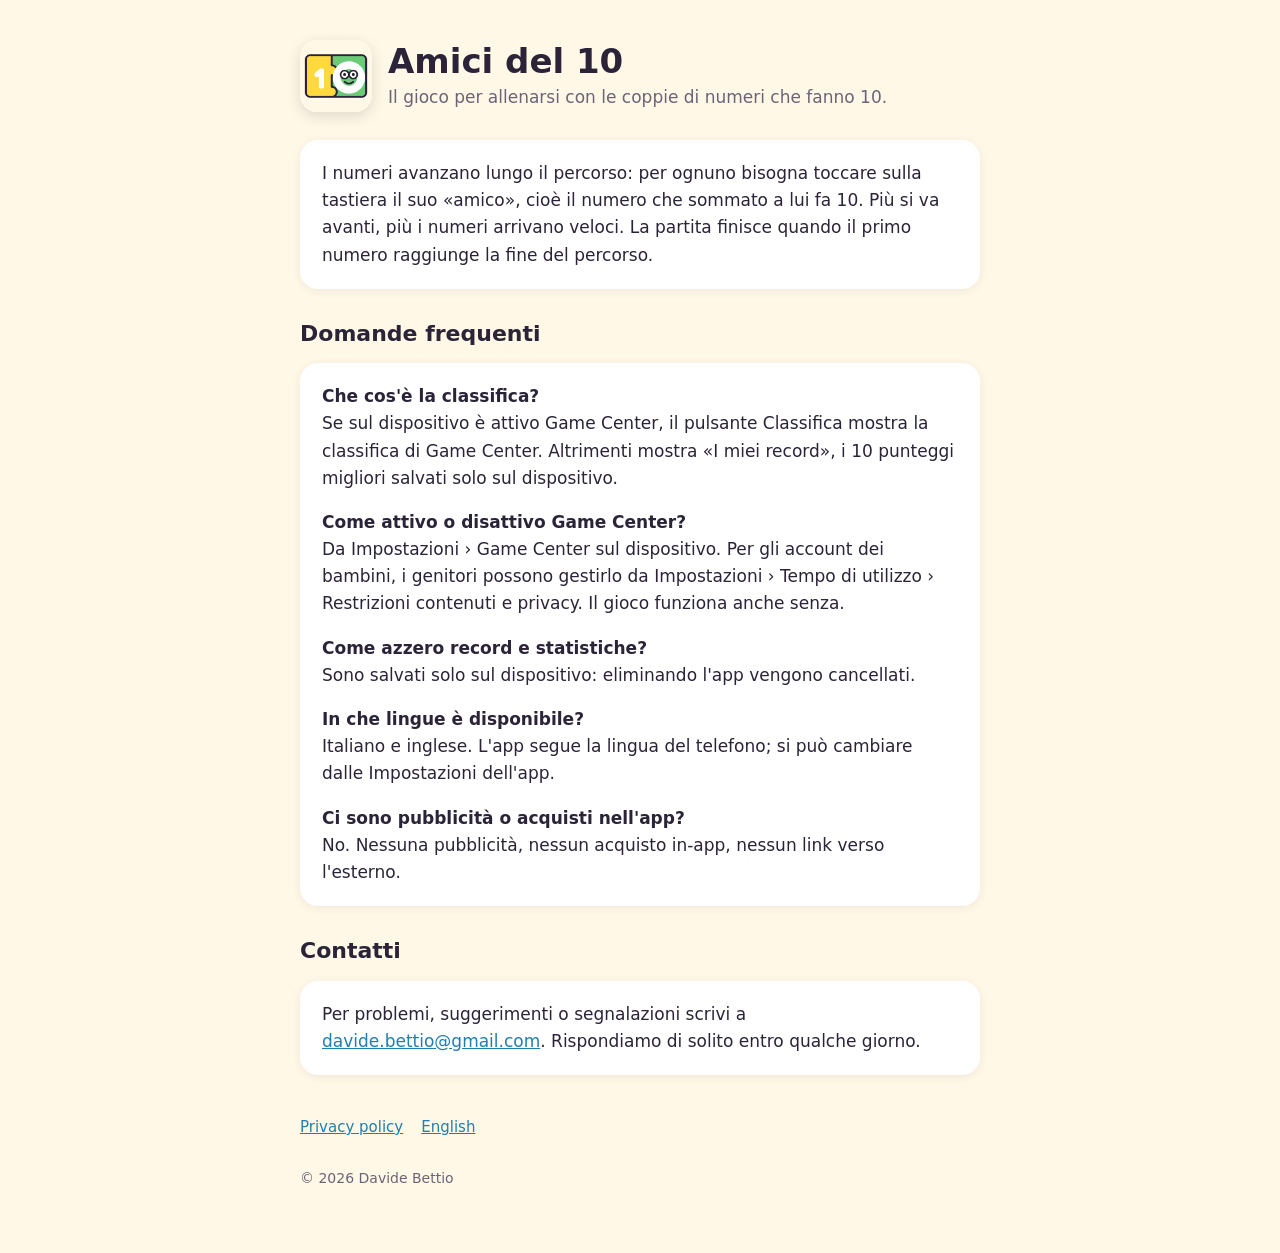
<file: index.html>
<!doctype html>
<html lang="it">
<head>
<meta charset="utf-8">
<meta name="viewport" content="width=device-width,initial-scale=1">
<title>Amici del 10 — Supporto</title>
<link rel="stylesheet" href="style.css">
<link rel="icon" href="icon.png">
</head>
<body>
<main>
  <header>
    <img src="icon.png" alt="">
    <div>
      <h1>Amici del 10</h1>
      <p class="tag">Il gioco per allenarsi con le coppie di numeri che fanno 10.</p>
    </div>
  </header>

  <div class="card">
    <p>I numeri avanzano lungo il percorso: per ognuno bisogna toccare sulla tastiera il suo
    &laquo;amico&raquo;, cioè il numero che sommato a lui fa 10. Più si va avanti, più i numeri
    arrivano veloci. La partita finisce quando il primo numero raggiunge la fine del percorso.</p>
  </div>

  <h2>Domande frequenti</h2>

  <div class="card">
    <p><strong>Che cos'è la classifica?</strong><br>
    Se sul dispositivo è attivo Game Center, il pulsante Classifica mostra la classifica di
    Game Center. Altrimenti mostra &laquo;I miei record&raquo;, i 10 punteggi migliori
    salvati solo sul dispositivo.</p>

    <p><strong>Come attivo o disattivo Game Center?</strong><br>
    Da Impostazioni &rsaquo; Game Center sul dispositivo. Per gli account dei bambini, i genitori
    possono gestirlo da Impostazioni &rsaquo; Tempo di utilizzo &rsaquo; Restrizioni contenuti e privacy.
    Il gioco funziona anche senza.</p>

    <p><strong>Come azzero record e statistiche?</strong><br>
    Sono salvati solo sul dispositivo: eliminando l'app vengono cancellati.</p>

    <p><strong>In che lingue è disponibile?</strong><br>
    Italiano e inglese. L'app segue la lingua del telefono; si può cambiare dalle Impostazioni dell'app.</p>

    <p><strong>Ci sono pubblicità o acquisti nell'app?</strong><br>
    No. Nessuna pubblicità, nessun acquisto in-app, nessun link verso l'esterno.</p>
  </div>

  <h2>Contatti</h2>
  <div class="card">
    <p>Per problemi, suggerimenti o segnalazioni scrivi a
    <a href="mailto:davide.bettio@gmail.com">davide.bettio@gmail.com</a>.
    Rispondiamo di solito entro qualche giorno.</p>
  </div>

  <nav>
    <a href="privacy.html">Privacy policy</a>
    <a href="en/">English</a>
  </nav>
  <footer>&copy; 2026 Davide Bettio</footer>
</main>
</body>
</html>
</file>
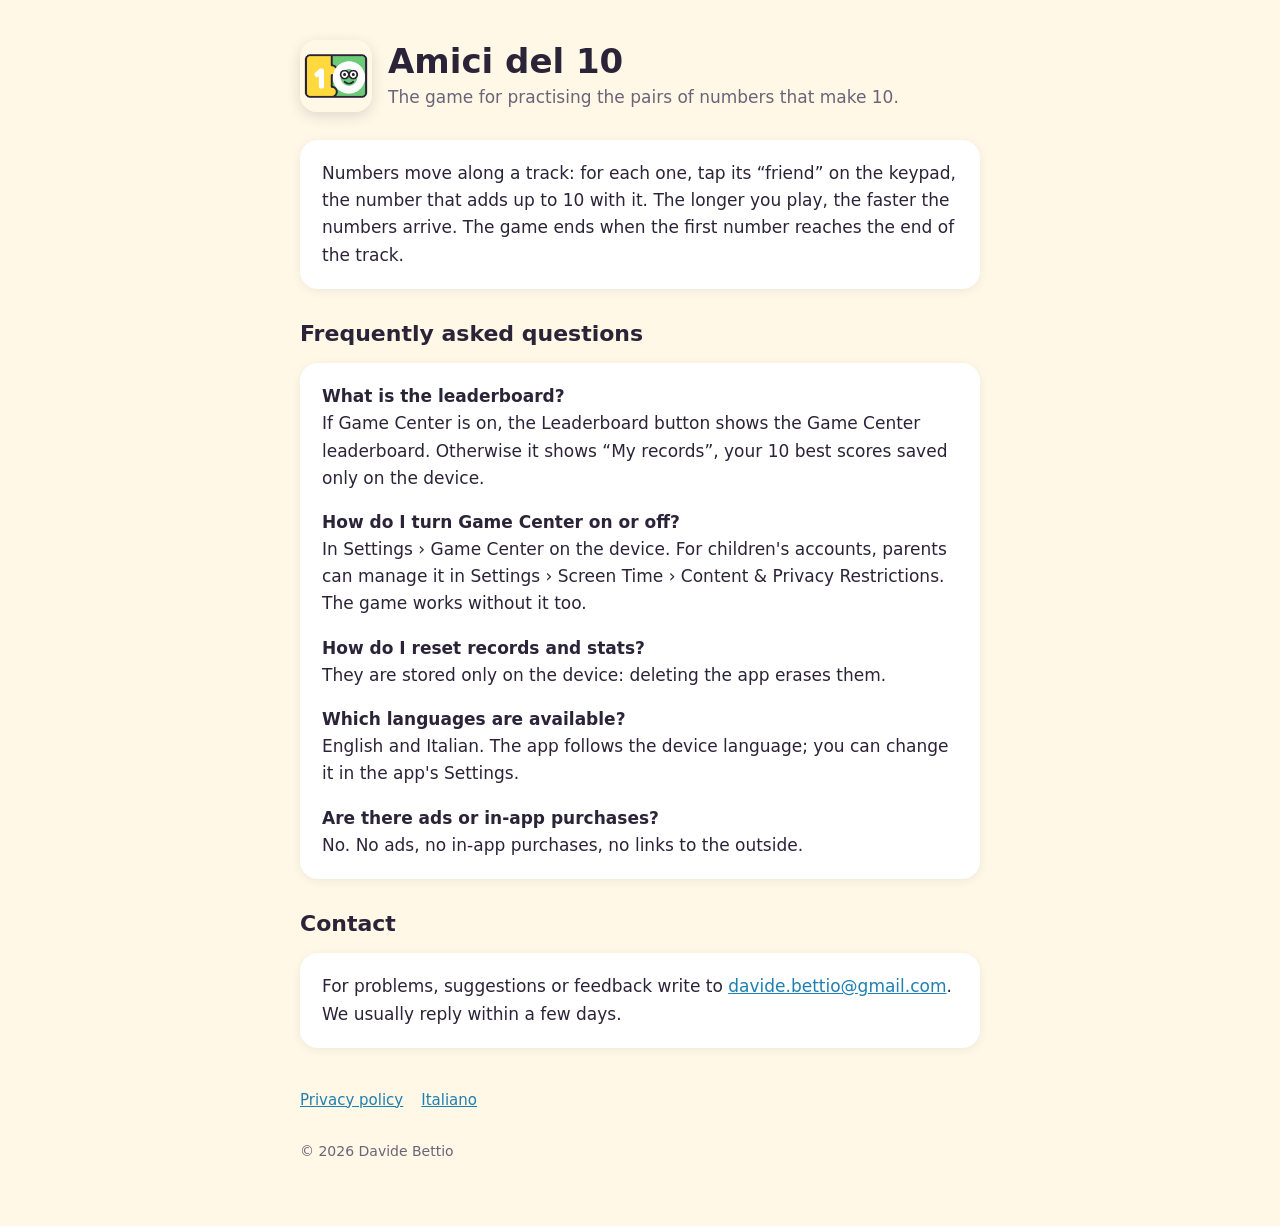
<file: en/index.html>
<!doctype html>
<html lang="en">
<head>
<meta charset="utf-8">
<meta name="viewport" content="width=device-width,initial-scale=1">
<title>Amici del 10 — Support</title>
<link rel="stylesheet" href="../style.css">
<link rel="icon" href="../icon.png">
</head>
<body>
<main>
  <header>
    <img src="../icon.png" alt="">
    <div>
      <h1>Amici del 10</h1>
      <p class="tag">The game for practising the pairs of numbers that make 10.</p>
    </div>
  </header>

  <div class="card">
    <p>Numbers move along a track: for each one, tap its &ldquo;friend&rdquo; on the keypad,
    the number that adds up to 10 with it. The longer you play, the faster the numbers arrive.
    The game ends when the first number reaches the end of the track.</p>
  </div>

  <h2>Frequently asked questions</h2>

  <div class="card">
    <p><strong>What is the leaderboard?</strong><br>
    If Game Center is on, the Leaderboard button shows the Game Center leaderboard.
    Otherwise it shows &ldquo;My records&rdquo;, your 10 best scores saved only on the device.</p>

    <p><strong>How do I turn Game Center on or off?</strong><br>
    In Settings &rsaquo; Game Center on the device. For children's accounts, parents can manage it in
    Settings &rsaquo; Screen Time &rsaquo; Content &amp; Privacy Restrictions. The game works without it too.</p>

    <p><strong>How do I reset records and stats?</strong><br>
    They are stored only on the device: deleting the app erases them.</p>

    <p><strong>Which languages are available?</strong><br>
    English and Italian. The app follows the device language; you can change it in the app's Settings.</p>

    <p><strong>Are there ads or in-app purchases?</strong><br>
    No. No ads, no in-app purchases, no links to the outside.</p>
  </div>

  <h2>Contact</h2>
  <div class="card">
    <p>For problems, suggestions or feedback write to
    <a href="mailto:davide.bettio@gmail.com">davide.bettio@gmail.com</a>.
    We usually reply within a few days.</p>
  </div>

  <nav>
    <a href="privacy.html">Privacy policy</a>
    <a href="../">Italiano</a>
  </nav>
  <footer>&copy; 2026 Davide Bettio</footer>
</main>
</body>
</html>
</file>
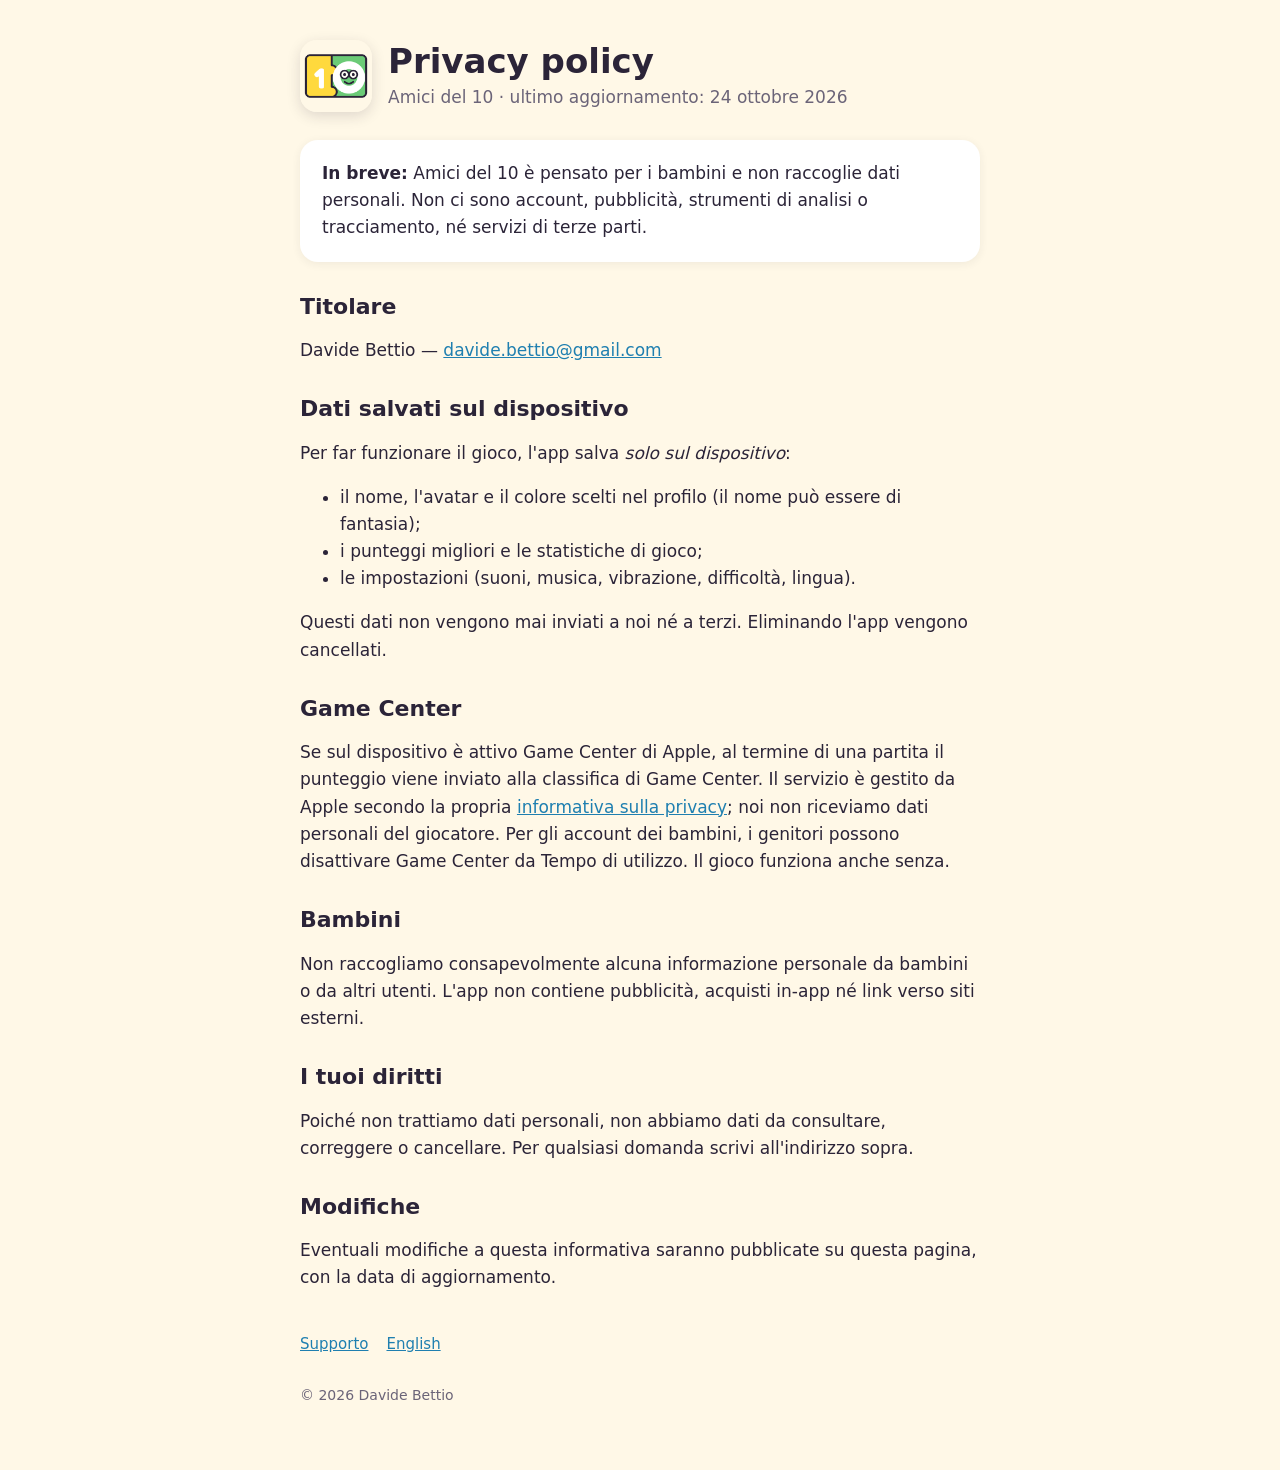
<file: privacy.html>
<!doctype html>
<html lang="it">
<head>
<meta charset="utf-8">
<meta name="viewport" content="width=device-width,initial-scale=1">
<title>Amici del 10 — Privacy</title>
<link rel="stylesheet" href="style.css">
<link rel="icon" href="icon.png">
</head>
<body>
<main>
  <header>
    <img src="icon.png" alt="">
    <div>
      <h1>Privacy policy</h1>
      <p class="tag">Amici del 10 &middot; ultimo aggiornamento: 24 ottobre 2026</p>
    </div>
  </header>

  <div class="card">
    <p><strong>In breve:</strong> Amici del 10 è pensato per i bambini e non raccoglie dati
    personali. Non ci sono account, pubblicità, strumenti di analisi o tracciamento, né
    servizi di terze parti.</p>
  </div>

  <h2>Titolare</h2>
  <p>Davide Bettio &mdash; <a href="mailto:davide.bettio@gmail.com">davide.bettio@gmail.com</a></p>

  <h2>Dati salvati sul dispositivo</h2>
  <p>Per far funzionare il gioco, l'app salva <em>solo sul dispositivo</em>:</p>
  <ul>
    <li>il nome, l'avatar e il colore scelti nel profilo (il nome può essere di fantasia);</li>
    <li>i punteggi migliori e le statistiche di gioco;</li>
    <li>le impostazioni (suoni, musica, vibrazione, difficoltà, lingua).</li>
  </ul>
  <p>Questi dati non vengono mai inviati a noi né a terzi. Eliminando l'app vengono cancellati.</p>

  <h2>Game Center</h2>
  <p>Se sul dispositivo è attivo Game Center di Apple, al termine di una partita il punteggio
  viene inviato alla classifica di Game Center. Il servizio è gestito da Apple secondo la propria
  <a href="https://www.apple.com/legal/privacy/">informativa sulla privacy</a>; noi non riceviamo
  dati personali del giocatore. Per gli account dei bambini, i genitori possono disattivare
  Game Center da Tempo di utilizzo. Il gioco funziona anche senza.</p>

  <h2>Bambini</h2>
  <p>Non raccogliamo consapevolmente alcuna informazione personale da bambini o da altri
  utenti. L'app non contiene pubblicità, acquisti in-app né link verso siti esterni.</p>

  <h2>I tuoi diritti</h2>
  <p>Poiché non trattiamo dati personali, non abbiamo dati da consultare, correggere o
  cancellare. Per qualsiasi domanda scrivi all'indirizzo sopra.</p>

  <h2>Modifiche</h2>
  <p>Eventuali modifiche a questa informativa saranno pubblicate su questa pagina, con la data
  di aggiornamento.</p>

  <nav>
    <a href="./">Supporto</a>
    <a href="en/privacy.html">English</a>
  </nav>
  <footer>&copy; 2026 Davide Bettio</footer>
</main>
</body>
</html>
</file>
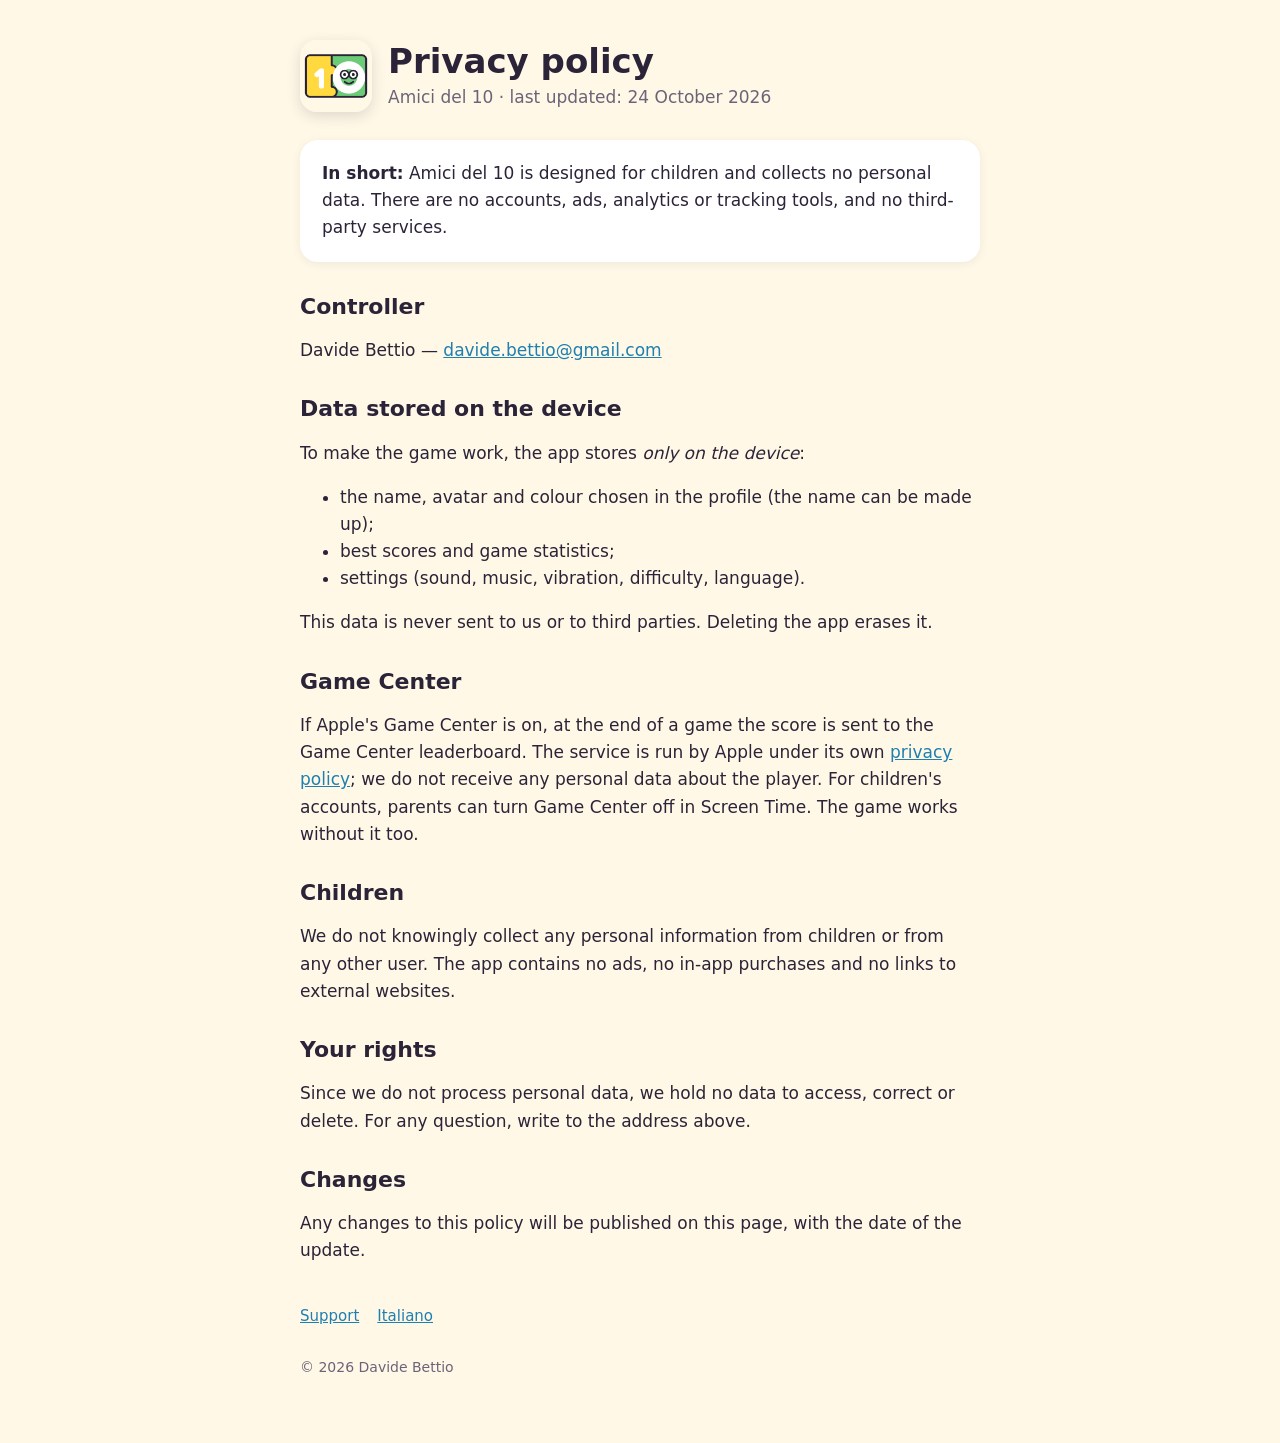
<file: en/privacy.html>
<!doctype html>
<html lang="en">
<head>
<meta charset="utf-8">
<meta name="viewport" content="width=device-width,initial-scale=1">
<title>Amici del 10 — Privacy</title>
<link rel="stylesheet" href="../style.css">
<link rel="icon" href="../icon.png">
</head>
<body>
<main>
  <header>
    <img src="../icon.png" alt="">
    <div>
      <h1>Privacy policy</h1>
      <p class="tag">Amici del 10 &middot; last updated: 24 October 2026</p>
    </div>
  </header>

  <div class="card">
    <p><strong>In short:</strong> Amici del 10 is designed for children and collects no personal
    data. There are no accounts, ads, analytics or tracking tools, and no third-party services.</p>
  </div>

  <h2>Controller</h2>
  <p>Davide Bettio &mdash; <a href="mailto:davide.bettio@gmail.com">davide.bettio@gmail.com</a></p>

  <h2>Data stored on the device</h2>
  <p>To make the game work, the app stores <em>only on the device</em>:</p>
  <ul>
    <li>the name, avatar and colour chosen in the profile (the name can be made up);</li>
    <li>best scores and game statistics;</li>
    <li>settings (sound, music, vibration, difficulty, language).</li>
  </ul>
  <p>This data is never sent to us or to third parties. Deleting the app erases it.</p>

  <h2>Game Center</h2>
  <p>If Apple's Game Center is on, at the end of a game the score is sent to the Game Center
  leaderboard. The service is run by Apple under its own
  <a href="https://www.apple.com/legal/privacy/">privacy policy</a>; we do not receive any personal
  data about the player. For children's accounts, parents can turn Game Center off in Screen Time.
  The game works without it too.</p>

  <h2>Children</h2>
  <p>We do not knowingly collect any personal information from children or from any other user.
  The app contains no ads, no in-app purchases and no links to external websites.</p>

  <h2>Your rights</h2>
  <p>Since we do not process personal data, we hold no data to access, correct or delete. For any
  question, write to the address above.</p>

  <h2>Changes</h2>
  <p>Any changes to this policy will be published on this page, with the date of the update.</p>

  <nav>
    <a href="./">Support</a>
    <a href="../privacy.html">Italiano</a>
  </nav>
  <footer>&copy; 2026 Davide Bettio</footer>
</main>
</body>
</html>
</file>
<file: style.css>
:root{--cream:#FFF8E7;--ink:#2B2438;--soft:#6B6478;--green:#6BCB77;--yellow:#FFD93D;--blue:#4FB7E8;--card:#fff}
*{box-sizing:border-box}
body{margin:0;background:var(--cream);color:var(--ink);font:17px/1.6 -apple-system,system-ui,sans-serif}
main{max-width:720px;margin:0 auto;padding:40px 20px 64px}
header{display:flex;align-items:center;gap:16px;margin-bottom:28px}
header img{width:72px;height:72px;border-radius:17px;box-shadow:0 4px 14px rgba(43,36,56,.15)}
h1,h2{font-family:ui-rounded,"SF Pro Rounded",-apple-system,system-ui,sans-serif;line-height:1.2}
h1{font-size:34px;margin:0}
h2{font-size:22px;margin:32px 0 8px}
.tag{color:var(--soft);margin:2px 0 0}
.card{background:var(--card);border-radius:18px;padding:20px 22px;box-shadow:0 2px 10px rgba(43,36,56,.07);margin:16px 0}
a{color:#1f7fb0}
nav{display:flex;gap:18px;flex-wrap:wrap;margin-top:40px;font-size:15px}
footer{color:var(--soft);font-size:14px;margin-top:28px}
.card>:first-child{margin-top:0}.card>:last-child{margin-bottom:0}
</file>
